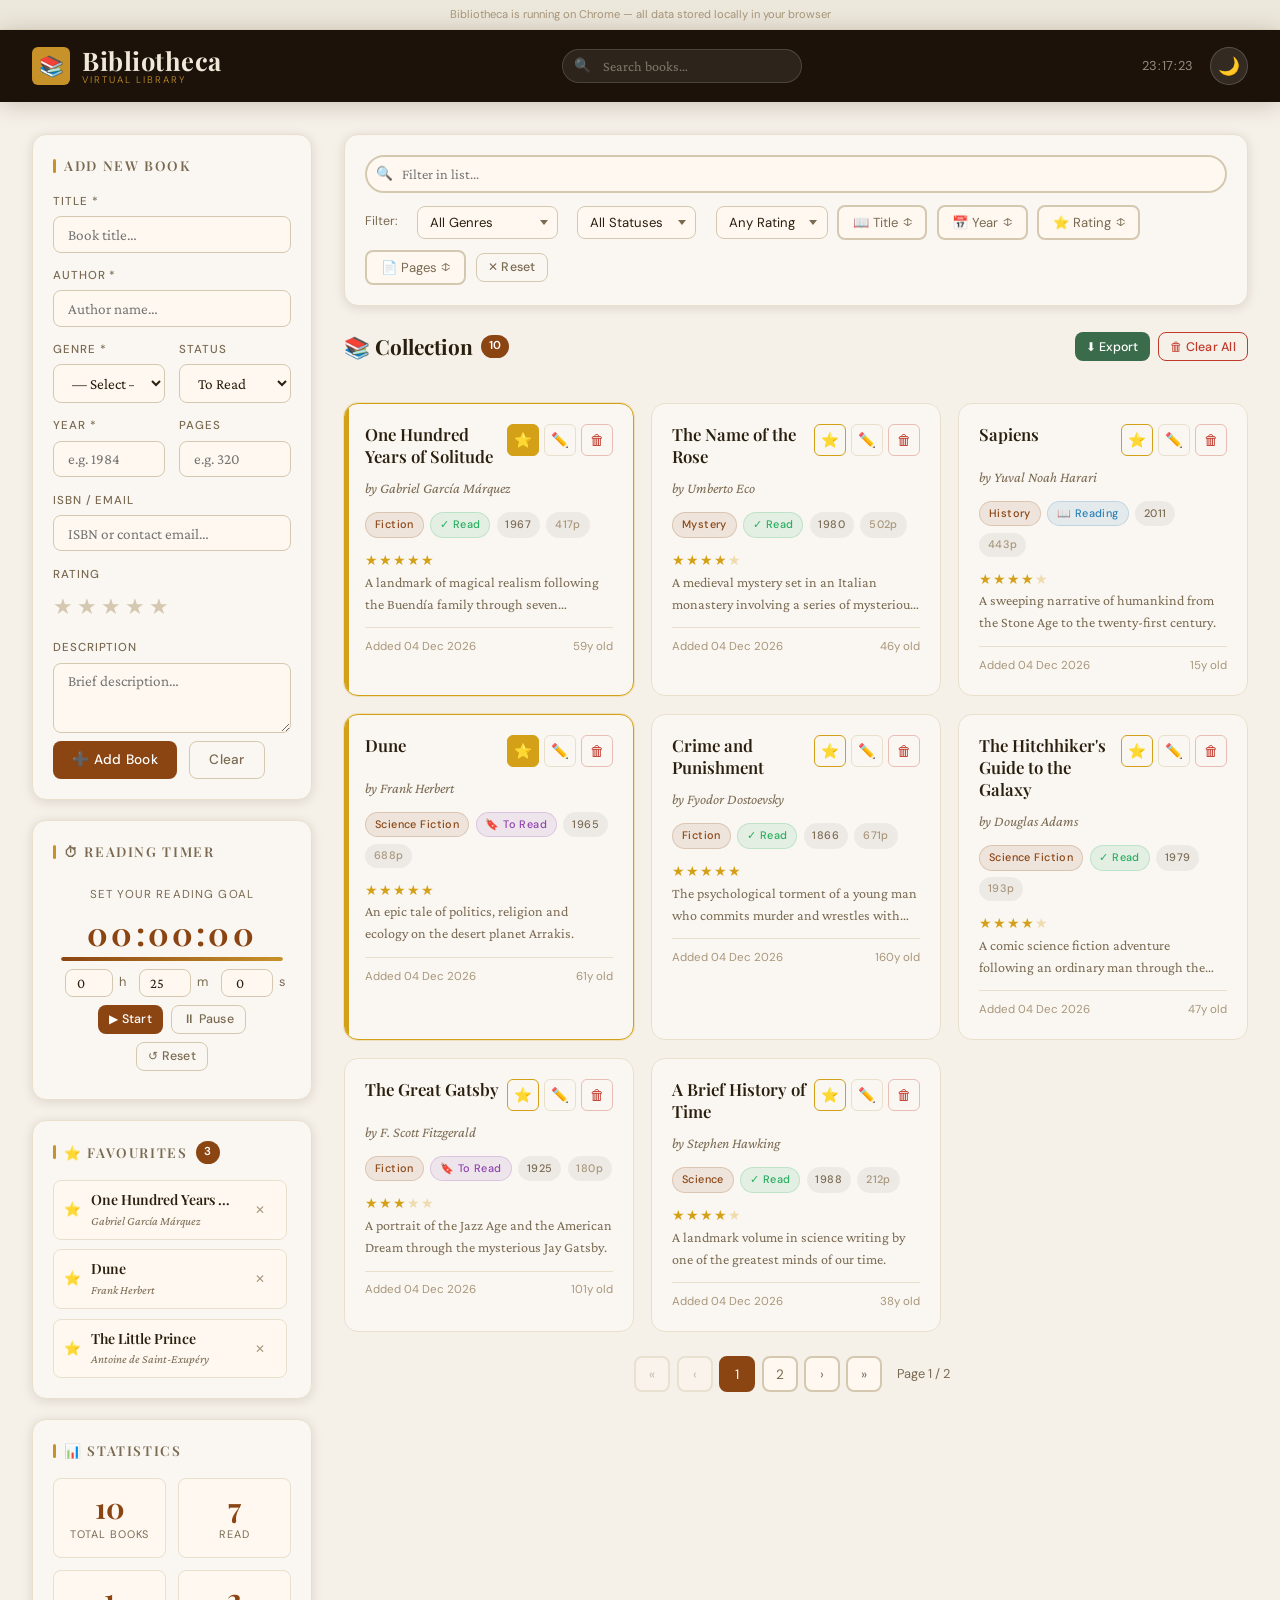
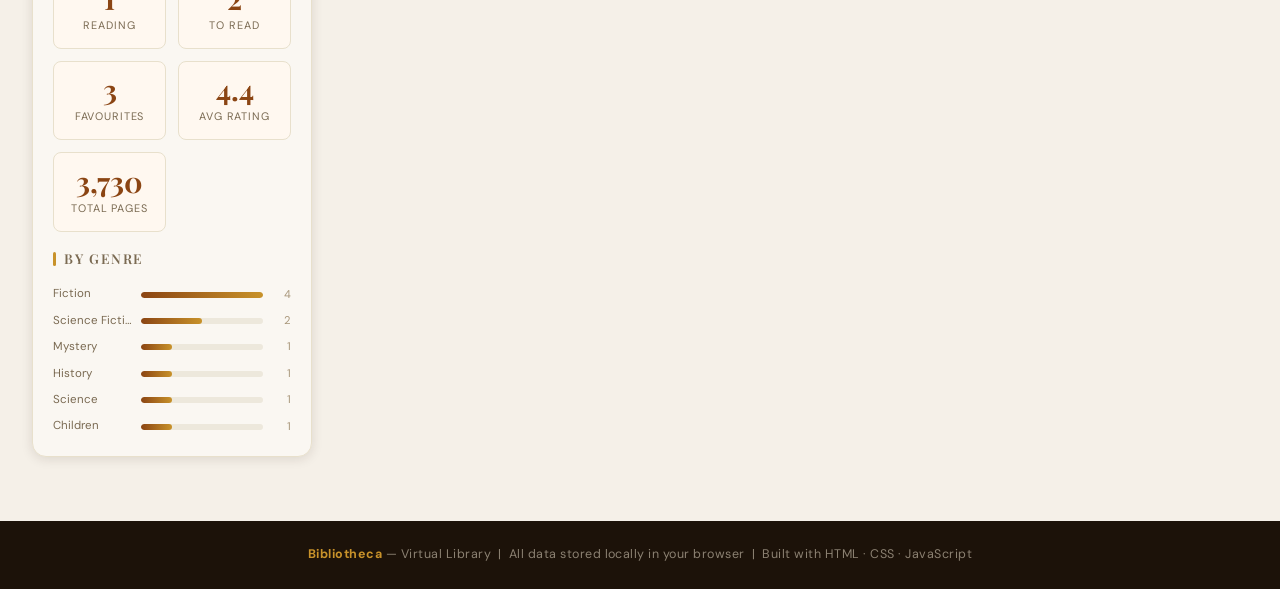
<file: virtual-library.html>
<!DOCTYPE html>
<html lang="en" data-theme="light">
<head>
  <meta charset="UTF-8">
  <meta name="viewport" content="width=device-width, initial-scale=1.0">
  <title>Bibliotheca — Virtual Library</title>
  <link href="https://fonts.googleapis.com/css2?family=Playfair+Display:ital,wght@0,400;0,600;0,700;1,400&family=Crimson+Pro:ital,wght@0,300;0,400;0,600;1,300;1,400&family=DM+Sans:wght@300;400;500&display=swap" rel="stylesheet">
  <link rel="stylesheet" href="virtual-library.css">
</head>
<body>

<div class="browser-bar" id="browserBar"></div>

<header>
  <div class="header-inner">
    <div class="logo">
      <div class="logo-icon">📚</div>
      <h1>Bibliotheca<span>Virtual Library</span></h1>
    </div>
    <div class="header-search">
      <span class="search-icon">🔍</span>
      <label for="globalSearch"></label><input type="text" id="globalSearch" placeholder="Search books…" autocomplete="off" spellcheck="false">
    </div>
    <div class="header-controls">
      <span id="live-clock"></span>
      <button class="btn-theme" id="themeToggle" title="Toggle dark/light mode">🌙</button>
    </div>
  </div>
</header>

<div class="main-container">
  <aside class="sidebar">
    <div class="panel" id="formPanel">
      <div class="panel-title" id="formTitle">Add New Book</div>
      <form id="bookForm" novalidate>
        <input type="hidden" id="editId">
        <div class="form-grid">
          <div class="form-group full">
            <label for="fTitle">Title *</label>
            <input type="text" id="fTitle" placeholder="Book title…" maxlength="150">
            <span class="field-error" id="errTitle">Title is required (min 2 chars)</span>
          </div>
          <div class="form-group full">
            <label for="fAuthor">Author *</label>
            <input type="text" id="fAuthor" placeholder="Author name…" maxlength="100">
            <span class="field-error" id="errAuthor">Author is required (min 2 chars)</span>
          </div>
          <div class="form-group">
            <label for="fGenre">Genre *</label>
            <select id="fGenre">
              <option value="">— Select —</option>
              <option>Fiction</option><option>Non-Fiction</option>
              <option>Science Fiction</option><option>Fantasy</option>
              <option>Mystery</option><option>Thriller</option>
              <option>Romance</option><option>Horror</option>
              <option>Biography</option><option>History</option>
              <option>Science</option><option>Philosophy</option>
              <option>Poetry</option><option>Children</option>
              <option>Other</option>
            </select>
            <span class="field-error" id="errGenre">Please select a genre</span>
          </div>
          <div class="form-group">
            <label for="fStatus">Status</label>
            <select id="fStatus">
              <option value="to-read">To Read</option>
              <option value="reading">Reading</option>
              <option value="read">Read</option>
            </select>
          </div>
          <div class="form-group">
            <label for="fYear">Year *</label>
            <input type="number" id="fYear" placeholder="e.g. 1984" min="1000" max="2100">
            <span class="field-error" id="errYear">Enter a valid year (1000–2100)</span>
          </div>
          <div class="form-group">
            <label for="fPages">Pages</label>
            <input type="number" id="fPages" placeholder="e.g. 320" min="1" max="99999">
            <span class="field-error" id="errPages">Enter a positive page count</span>
          </div>
          <div class="form-group full">
            <label for="fIsbn">ISBN / Email</label>
            <input type="text" id="fIsbn" placeholder="ISBN or contact email…">
            <span class="field-error" id="errIsbn">Enter a valid ISBN (10/13 digits) or email</span>
          </div>
          <div class="form-group full">
            <label>Rating</label>
            <div class="stars-input">
              <input type="radio" name="rating" id="r5" value="5"><label for="r5" title="5">★</label>
              <input type="radio" name="rating" id="r4" value="4"><label for="r4" title="4">★</label>
              <input type="radio" name="rating" id="r3" value="3"><label for="r3" title="3">★</label>
              <input type="radio" name="rating" id="r2" value="2"><label for="r2" title="2">★</label>
              <input type="radio" name="rating" id="r1" value="1"><label for="r1" title="1">★</label>
            </div>
          </div>
          <div class="form-group full">
            <label for="fDesc">Description</label>
            <textarea id="fDesc" placeholder="Brief description…" maxlength="500"></textarea>
          </div>
        </div>
        <div class="form-actions">
          <button type="submit" class="btn btn-primary" id="submitBtn">➕ Add Book</button>
          <button type="button" class="btn btn-secondary" id="cancelEdit" style="display:none">✕ Cancel</button>
          <button type="reset" class="btn btn-secondary">Clear</button>
        </div>
      </form>
    </div>

    <div class="panel">
      <div class="panel-title">⏱ Reading Timer</div>
      <div class="timer-display">
        <div class="timer-label" id="timerLabel">Set your reading goal</div>
        <div class="timer-digits" id="timerDigits">00:00:00</div>
        <div class="timer-progress">
          <div class="timer-progress-bar" id="timerBar" style="width:100%"></div>
        </div>
        <div class="timer-input-row">
          <label for="timerH"></label><input type="number" id="timerH" min="0" max="9" value="0" placeholder="HH">h
          <label for="timerM"></label><input type="number" id="timerM" min="0" max="59" value="25" placeholder="MM">m
          <label for="timerS"></label><input type="number" id="timerS" min="0" max="59" value="0" placeholder="SS">s
        </div>
        <div class="timer-controls">
          <button class="btn btn-primary btn-sm" id="timerStart">▶ Start</button>
          <button class="btn btn-secondary btn-sm" id="timerPause">⏸ Pause</button>
          <button class="btn btn-secondary btn-sm" id="timerReset">↺ Reset</button>
        </div>
      </div>
    </div>

    <div class="panel">
      <div class="panel-title">⭐ Favourites <span class="count-badge" id="favCount">0</span></div>
      <div class="favs-list" id="favsList">
        <div class="empty-msg">No favourites yet</div>
      </div>
    </div>

    <div class="panel">
      <div class="panel-title">📊 Statistics</div>
      <div class="stats-grid" id="statsGrid"></div>
      <div class="panel-title" style="margin-top:1rem">By Genre</div>
      <div class="genre-bars" id="genreBars"></div>
    </div>
  </aside>

  <main class="main-content">
    <div class="panel">
      <div class="toolbar">
        <div class="toolbar-search">
          <span class="search-icon">🔍</span>
          <label for="localSearch"></label><input type="text" id="localSearch" placeholder="Filter in list…" autocomplete="off">
        </div>
      </div>
      <div class="filter-row" style="margin-top:0.75rem">
        <span style="font-family:var(--font-ui),serif;font-size:0.78rem;color:var(--text-muted)">Filter:</span>
        <label for="filterGenre"></label><select class="filter-select" id="filterGenre">
          <option value="">All Genres</option>
          <option>Fiction</option><option>Non-Fiction</option>
          <option>Science Fiction</option><option>Fantasy</option>
          <option>Mystery</option><option>Thriller</option>
          <option>Romance</option><option>Horror</option>
          <option>Biography</option><option>History</option>
          <option>Science</option><option>Philosophy</option>
          <option>Poetry</option><option>Children</option><option>Other</option>
        </select>
        <label for="filterStatus"></label><select class="filter-select" id="filterStatus">
          <option value="">All Statuses</option>
          <option value="to-read">To Read</option>
          <option value="reading">Reading</option>
          <option value="read">Read</option>
        </select>
        <label for="filterRating"></label><select class="filter-select" id="filterRating">
          <option value="">Any Rating</option>
          <option value="5">★★★★★</option>
          <option value="4">★★★★+</option>
          <option value="3">★★★+</option>
        </select>
        <button class="sort-btn" id="sortTitle" title="Sort by title">📖 Title <span class="sort-arrow" id="sortTitleArrow">↕</span></button>
        <button class="sort-btn" id="sortYear" title="Sort by year">📅 Year <span class="sort-arrow" id="sortYearArrow">↕</span></button>
        <button class="sort-btn" id="sortRating" title="Sort by rating">⭐ Rating <span class="sort-arrow" id="sortRatingArrow">↕</span></button>
        <button class="sort-btn" id="sortPages" title="Sort by pages">📄 Pages <span class="sort-arrow" id="sortPagesArrow">↕</span></button>
        <button class="btn btn-secondary btn-sm" id="resetFilters">✕ Reset</button>
      </div>
    </div>

    <div class="section-header">
      <div class="section-title">
        📚 Collection
        <span class="count-badge" id="bookCount">0</span>
      </div>
      <div style="display:flex;gap:0.5rem;flex-wrap:wrap">
        <button class="btn btn-green btn-sm" id="exportBtn">⬇ Export</button>
        <button class="btn btn-danger btn-sm" id="clearAllBtn">🗑 Clear All</button>
      </div>
    </div>

    <div class="books-grid" id="booksGrid">
      <div class="empty-msg" style="grid-column:1/-1">Your library is empty. Add your first book! 📖</div>
    </div>

    <div class="pagination" id="pagination"></div>
  </main>
</div>

<div class="modal-overlay hidden" id="modalOverlay">
  <div class="modal">
    <div class="modal-title" id="modalTitle">Edit Book</div>
    <form id="modalForm" novalidate>
      <input type="hidden" id="mEditId">
      <div class="form-grid">
        <div class="form-group full"><label>Title *</label><label for="mTitle"></label><input type="text" id="mTitle"><span class="field-error" id="mErrTitle">Required (min 2 chars)</span></div>
        <div class="form-group full"><label>Author *</label><label for="mAuthor"></label><input type="text" id="mAuthor"><span class="field-error" id="mErrAuthor">Required (min 2 chars)</span></div>
        <div class="form-group"><label>Genre *</label>
          <label for="mGenre"></label><select id="mGenre">
            <option value="">— Select —</option>
            <option>Fiction</option><option>Non-Fiction</option>
            <option>Science Fiction</option><option>Fantasy</option>
            <option>Mystery</option><option>Thriller</option>
            <option>Romance</option><option>Horror</option>
            <option>Biography</option><option>History</option>
            <option>Science</option><option>Philosophy</option>
            <option>Poetry</option><option>Children</option><option>Other</option>
          </select>
          <span class="field-error" id="mErrGenre">Please select a genre</span>
        </div>
        <div class="form-group"><label>Status</label>
          <label for="mStatus"></label><label for="mStatus"></label><select id="mStatus">
            <option value="to-read">To Read</option>
            <option value="reading">Reading</option>
            <option value="read">Read</option>
          </select>
        </div>
        <div class="form-group"><label>Year *</label><label for="mYear"></label><input type="number" id="mYear" min="1000" max="2100"><span class="field-error" id="mErrYear">Valid year required</span></div>
        <div class="form-group"><label>Pages</label><label for="mPages"></label><label for="mPages"></label><input type="number" id="mPages" min="1"><span class="field-error" id="mErrPages">Positive number required</span></div>
        <div class="form-group full"><label>ISBN / Email</label><label for="mIsbn"></label><input type="text" id="mIsbn"><span class="field-error" id="mErrIsbn">Valid ISBN or email required</span></div>
        <div class="form-group full"><label>Rating</label>
          <div class="stars-input">
            <input type="radio" name="mRating" id="mr5" value="5"><label for="mr5">★</label>
            <input type="radio" name="mRating" id="mr4" value="4"><label for="mr4">★</label>
            <input type="radio" name="mRating" id="mr3" value="3"><label for="mr3">★</label>
            <input type="radio" name="mRating" id="mr2" value="2"><label for="mr2">★</label>
            <input type="radio" name="mRating" id="mr1" value="1"><label for="mr1">★</label>
          </div>
        </div>
        <div class="form-group full"><label>Description</label><label for="mDesc"></label><textarea id="mDesc" maxlength="500"></textarea></div>
      </div>
      <div class="form-actions">
        <button type="submit" class="btn btn-primary">💾 Save Changes</button>
        <button type="button" class="btn btn-secondary" id="closeModal">✕ Cancel</button>
      </div>
    </form>
  </div>
</div>

<div id="notifications"></div>

<footer>
  <strong>Bibliotheca</strong> — Virtual Library &nbsp;|&nbsp;
  All data stored locally in your browser &nbsp;|&nbsp;
  Built with HTML · CSS · JavaScript
</footer>

<script src="virtual-library.js"></script>
</body>
</html>
</file>
<file: virtual-library.css>
:root {
    --bg:           #f5f0e8;
    --bg-alt:       #ede8dc;
    --bg-card:      #faf7f2;
    --bg-header:    #1c1209;
    --surface:      #fff8f0;
    --border:       #d4c9b0;
    --border-light: #e8e0cc;
    --text:         #2a1f0e;
    --text-muted:   #7a6a52;
    --text-light:   #a8967a;
    --accent:       #8b4513;
    --accent-gold:  #c8922a;
    --accent-green: #3a6b4a;
    --accent-red:   #c0392b;
    --favorite:     #d4a017;
    --shadow:       rgba(44,28,8,0.12);
    --shadow-deep:  rgba(44,28,8,0.22);
    --reading:      #2980b9;
    --read:         #27ae60;
    --to-read:      #8e44ad;
    --font-display: 'Playfair Display', Georgia, serif;
    --font-body:    'Crimson Pro', Georgia, serif;
    --font-ui:      'DM Sans', sans-serif;
    --radius:       8px;
    --radius-lg:    14px;
    --transition:   0.22s ease;
}
[data-theme="dark"] {
    --bg:           #0f0a04;
    --bg-alt:       #1a1208;
    --bg-card:      #1e1610;
    --bg-header:    #0a0602;
    --surface:      #241a0f;
    --border:       #3a2e1e;
    --border-light: #2a2015;
    --text:         #e8dcc8;
    --text-muted:   #9a8870;
    --text-light:   #6a5a44;
    --accent:       #c8733a;
    --accent-gold:  #e0a83a;
    --accent-green: #4a8b5a;
    --shadow:       rgba(0,0,0,0.4);
    --shadow-deep:  rgba(0,0,0,0.6);
}

/* ============================================================
   RESET & BASE
   ============================================================ */
*, *::before, *::after { box-sizing: border-box; margin: 0; padding: 0; }
html { scroll-behavior: smooth; }
body {
    font-family: var(--font-body);
    background: var(--bg);
    color: var(--text);
    font-size: 16px;
    line-height: 1.6;
    min-height: 100vh;
    transition: background var(--transition), color var(--transition);
}
a { color: var(--accent); text-decoration: none; }
button { cursor: pointer; font-family: var(--font-ui); }
input, select, textarea { font-family: var(--font-body); }

/* ============================================================
   HEADER
   ============================================================ */
header {
    background: var(--bg-header);
    color: #e8dcc8;
    padding: 0 2rem;
    position: sticky;
    top: 0;
    z-index: 100;
    box-shadow: 0 2px 24px var(--shadow-deep);
}
.header-inner {
    max-width: 1400px;
    margin: 0 auto;
    display: flex;
    align-items: center;
    justify-content: space-between;
    height: 72px;
    gap: 1.5rem;
}
.logo {
    display: flex;
    align-items: center;
    gap: 0.75rem;
    flex-shrink: 0;
}
.logo-icon {
    width: 38px; height: 38px;
    background: var(--accent-gold);
    border-radius: 6px;
    display: flex; align-items: center; justify-content: center;
    font-size: 20px;
}
.logo h1 {
    font-family: var(--font-display);
    font-size: 1.6rem;
    font-weight: 700;
    letter-spacing: 0.02em;
    color: #f0e8d8;
    line-height: 1;
}
.logo span {
    display: block;
    font-family: var(--font-ui);
    font-size: 0.6rem;
    letter-spacing: 0.2em;
    text-transform: uppercase;
    color: var(--accent-gold);
    font-weight: 300;
    margin-top: 2px;
}
.header-controls {
    display: flex;
    align-items: center;
    gap: 1rem;
}
.header-search {
    position: relative;
}
.header-search input {
    background: rgba(255,255,255,0.08);
    border: 1px solid rgba(255,255,255,0.15);
    color: #e8dcc8;
    padding: 0.5rem 1rem 0.5rem 2.5rem;
    border-radius: 24px;
    width: 240px;
    font-size: 0.88rem;
    transition: all var(--transition);
    outline: none;
}
.header-search input::placeholder { color: rgba(232,220,200,0.45); }
.header-search input:focus {
    background: rgba(255,255,255,0.13);
    border-color: var(--accent-gold);
    width: 280px;
}
.search-icon {
    position: absolute;
    left: 0.75rem;
    top: 50%;
    transform: translateY(-50%);
    color: rgba(232,220,200,0.5);
    font-size: 0.85rem;
    pointer-events: none;
}
.btn-theme {
    background: rgba(255,255,255,0.1);
    border: 1px solid rgba(255,255,255,0.18);
    color: #e8dcc8;
    width: 38px; height: 38px;
    border-radius: 50%;
    font-size: 1.1rem;
    display: flex; align-items: center; justify-content: center;
    transition: all var(--transition);
}
.btn-theme:hover { background: var(--accent-gold); border-color: var(--accent-gold); }
#live-clock {
    font-family: var(--font-ui);
    font-size: 0.8rem;
    color: rgba(232,220,200,0.6);
    letter-spacing: 0.05em;
    white-space: nowrap;
}

/* ============================================================
   LAYOUT
   ============================================================ */
.main-container {
    max-width: 1400px;
    margin: 0 auto;
    padding: 2rem 2rem 4rem;
    display: grid;
    grid-template-columns: 280px 1fr;
    gap: 2rem;
    align-items: start;
}
.sidebar {
    position: sticky;
    top: 88px;
    display: flex;
    flex-direction: column;
    gap: 1.25rem;
}
.main-content {
    min-width: 0;
    display: flex;
    flex-direction: column;
    gap: 1.5rem;
}

/* ============================================================
   PANELS / CARDS
   ============================================================ */
.panel {
    background: var(--bg-card);
    border: 1px solid var(--border-light);
    border-radius: var(--radius-lg);
    padding: 1.25rem;
    box-shadow: 0 2px 12px var(--shadow);
}
.panel-title {
    font-family: var(--font-display);
    font-size: 0.85rem;
    font-weight: 600;
    letter-spacing: 0.12em;
    text-transform: uppercase;
    color: var(--text-muted);
    margin-bottom: 1rem;
    display: flex;
    align-items: center;
    gap: 0.5rem;
}
.panel-title::before {
    content: '';
    display: block;
    width: 3px; height: 14px;
    background: var(--accent-gold);
    border-radius: 2px;
}

/* ============================================================
   FORM
   ============================================================ */
.form-grid {
    display: grid;
    grid-template-columns: 1fr 1fr;
    gap: 0.9rem;
}
.form-group {
    display: flex;
    flex-direction: column;
    gap: 0.3rem;
}
.form-group.full { grid-column: 1 / -1; }
.form-group label {
    font-family: var(--font-ui);
    font-size: 0.72rem;
    font-weight: 500;
    letter-spacing: 0.08em;
    text-transform: uppercase;
    color: var(--text-muted);
}
.form-group input,
.form-group select,
.form-group textarea {
    background: var(--surface);
    border: 1.5px solid var(--border);
    color: var(--text);
    padding: 0.55rem 0.85rem;
    border-radius: var(--radius);
    font-size: 0.95rem;
    transition: border-color var(--transition), box-shadow var(--transition);
    outline: none;
    width: 100%;
}
.form-group textarea { resize: vertical; min-height: 70px; }
.form-group input:focus,
.form-group select:focus,
.form-group textarea:focus {
    border-color: var(--accent);
    box-shadow: 0 0 0 3px rgba(139,69,19,0.12);
}
.form-group input.error,
.form-group select.error,
.form-group textarea.error {
    border-color: var(--accent-red);
    background: rgba(192,57,43,0.05);
}
.field-error {
    font-family: var(--font-ui);
    font-size: 0.7rem;
    color: var(--accent-red);
    display: none;
}
.field-error.show { display: block; }
.stars-input {
    display: flex;
    gap: 4px;
    flex-direction: row-reverse;
    justify-content: flex-end;
}
.stars-input input { display: none; }
.stars-input label {
    font-size: 1.4rem;
    cursor: pointer;
    color: var(--border);
    transition: color 0.12s;
    text-transform: none;
    letter-spacing: 0;
}
.stars-input label:hover,
.stars-input label:hover ~ label,
.stars-input input:checked ~ label { color: var(--favorite); }

/* ============================================================
   BUTTONS
   ============================================================ */
.btn {
    display: inline-flex;
    align-items: center;
    justify-content: center;
    gap: 0.4rem;
    padding: 0.6rem 1.2rem;
    border-radius: var(--radius);
    font-size: 0.85rem;
    font-weight: 500;
    border: none;
    transition: all var(--transition);
    letter-spacing: 0.02em;
    white-space: nowrap;
}
.btn-primary {
    background: var(--accent);
    color: #fff;
}
.btn-primary:hover { background: #7a3c10; transform: translateY(-1px); box-shadow: 0 4px 12px rgba(139,69,19,0.35); }
.btn-secondary {
    background: transparent;
    border: 1.5px solid var(--border);
    color: var(--text-muted);
}
.btn-secondary:hover { border-color: var(--accent); color: var(--accent); }
.btn-gold {
    background: var(--accent-gold);
    color: #fff;
}
.btn-gold:hover { background: #b07a20; }
.btn-green {
    background: var(--accent-green);
    color: #fff;
}
.btn-green:hover { background: #2d5a3d; }
.btn-danger {
    background: transparent;
    border: 1.5px solid var(--accent-red);
    color: var(--accent-red);
}
.btn-danger:hover { background: var(--accent-red); color: #fff; }
.btn-sm {
    padding: 0.35rem 0.7rem;
    font-size: 0.78rem;
}
.btn-icon {
    width: 32px; height: 32px;
    padding: 0;
    border-radius: 6px;
    background: transparent;
    border: 1.5px solid var(--border-light);
    color: var(--text-muted);
    font-size: 0.9rem;
}
.btn-icon:hover { border-color: var(--accent); color: var(--accent); background: rgba(139,69,19,0.06); }
.btn-fav { border-color: var(--favorite); color: var(--favorite); }
.btn-fav:hover, .btn-fav.active { background: var(--favorite); color: #fff; border-color: var(--favorite); }
.form-actions { display: flex; gap: 0.75rem; margin-top: 0.5rem; flex-wrap: wrap; }

/* ============================================================
   TOOLBAR (search/filter/sort)
   ============================================================ */
.toolbar {
    display: flex;
    flex-wrap: wrap;
    gap: 0.75rem;
    align-items: center;
}
.toolbar-search {
    position: relative;
    flex: 1;
    min-width: 180px;
}
.toolbar-search input {
    width: 100%;
    background: var(--surface);
    border: 2px solid var(--border);
    color: var(--text);
    padding: 0.55rem 0.85rem 0.55rem 2.2rem;
    border-radius: 24px;
    font-size: 0.9rem;
    outline: none;
    transition: border-color var(--transition);
}
.toolbar-search input:focus { border-color: var(--accent); }
.toolbar-search .search-icon { color: var(--text-light); left: 0.7rem; font-size: 0.85rem; }
.filter-row {
    display: flex;
    flex-wrap: wrap;
    gap: 0.6rem;
    align-items: center;
}
.filter-select {
    background: var(--surface);
    border: 1.5px solid var(--border);
    color: var(--text);
    padding: 0.45rem 2rem 0.45rem 0.75rem;
    border-radius: var(--radius);
    font-family: var(--font-ui);
    font-size: 0.82rem;
    outline: none;
    appearance: none;
    background-image: url("data:image/svg+xml,%3Csvg xmlns='http://www.w3.org/2000/svg' viewBox='0 0 10 6'%3E%3Cpath d='M0 0l5 6 5-6z' fill='%237a6a52'/%3E%3C/svg%3E");
    background-repeat: no-repeat;
    background-position: right 0.6rem center;
    background-size: 8px;
    cursor: pointer;
}
.filter-select:focus { border-color: var(--accent); }
.sort-btn {
    display: inline-flex;
    align-items: center;
    gap: 0.3rem;
    background: var(--surface);
    border: 2px solid var(--border);
    color: var(--text-muted);
    padding: 0.45rem 0.85rem;
    border-radius: var(--radius);
    font-family: var(--font-ui);
    font-size: 0.82rem;
    transition: all var(--transition);
    white-space: nowrap;
}
.sort-btn:hover, .sort-btn.active { border-color: var(--accent); color: var(--accent); background: rgba(139,69,19,0.06); }
.sort-btn .sort-arrow { font-size: 0.7rem; }

/* ============================================================
   STATISTICS BAR
   ============================================================ */
.stats-grid {
    display: grid;
    grid-template-columns: repeat(auto-fit, minmax(110px, 1fr));
    gap: 0.75rem;
}
.stat-card {
    background: var(--surface);
    border: 1px solid var(--border-light);
    border-radius: var(--radius);
    padding: 0.85rem 0.75rem;
    text-align: center;
    transition: all var(--transition);
}
.stat-card:hover { border-color: var(--accent-gold); box-shadow: 0 3px 14px var(--shadow); }
.stat-num {
    font-family: var(--font-display);
    font-size: 1.8rem;
    font-weight: 700;
    color: var(--accent);
    line-height: 1;
}
.stat-label {
    font-family: var(--font-ui);
    font-size: 0.68rem;
    text-transform: uppercase;
    letter-spacing: 0.08em;
    color: var(--text-muted);
    margin-top: 4px;
}
.genre-bars { display: flex; flex-direction: column; gap: 0.5rem; margin-top: 0.5rem; }
.genre-bar-item { display: flex; align-items: center; gap: 0.5rem; }
.genre-bar-label {
    font-family: var(--font-ui);
    font-size: 0.72rem;
    color: var(--text-muted);
    width: 80px;
    flex-shrink: 0;
    white-space: nowrap;
    overflow: hidden;
    text-overflow: ellipsis;
}
.genre-bar-track {
    flex: 1;
    background: var(--bg-alt);
    border-radius: 10px;
    height: 6px;
    overflow: hidden;
}
.genre-bar-fill {
    height: 100%;
    background: linear-gradient(90deg, var(--accent), var(--accent-gold));
    border-radius: 10px;
    transition: width 0.5s ease;
}
.genre-bar-count {
    font-family: var(--font-ui);
    font-size: 0.7rem;
    color: var(--text-light);
    width: 20px;
    text-align: right;
    flex-shrink: 0;
}

/* ============================================================
   BOOK CARDS
   ============================================================ */
.books-grid {
    display: grid;
    grid-template-columns: repeat(auto-fill, minmax(260px, 1fr));
    gap: 1.1rem;
}
.book-card {
    background: var(--bg-card);
    border: 1px solid var(--border-light);
    border-radius: var(--radius-lg);
    padding: 1.25rem;
    position: relative;
    transition: all 0.25s ease;
    animation: cardIn 0.3s ease forwards;
    overflow: hidden;
}
.book-card::before {
    content: '';
    position: absolute;
    left: 0; top: 0; bottom: 0;
    width: 4px;
    background: var(--accent-gold);
    border-radius: 4px 0 0 4px;
    opacity: 0;
    transition: opacity var(--transition);
}
.book-card:hover {
    transform: translateY(-3px);
    box-shadow: 0 8px 28px var(--shadow-deep);
    border-color: var(--border);
}
.book-card:hover::before { opacity: 1; }
.book-card.favorite {
    border-color: var(--favorite);
    box-shadow: 0 0 0 1px rgba(212,160,23,0.2);
}
.book-card.favorite::before { background: var(--favorite); opacity: 1; }
.book-card.removing {
    animation: cardOut 0.3s ease forwards;
}
@keyframes cardIn {
    from { opacity: 0; transform: translateY(16px) scale(0.97); }
    to   { opacity: 1; transform: translateY(0) scale(1); }
}
@keyframes cardOut {
    to { opacity: 0; transform: scale(0.92) translateY(12px); }
}
.book-header {
    display: flex;
    justify-content: space-between;
    align-items: flex-start;
    gap: 0.5rem;
    margin-bottom: 0.6rem;
}
.book-title {
    font-family: var(--font-display);
    font-size: 1.05rem;
    font-weight: 600;
    line-height: 1.3;
    color: var(--text);
    flex: 1;
}
.book-actions {
    display: flex;
    gap: 0.3rem;
    flex-shrink: 0;
}
.book-author {
    font-style: italic;
    color: var(--text-muted);
    font-size: 0.9rem;
    margin-bottom: 0.75rem;
}
.book-meta {
    display: flex;
    flex-wrap: wrap;
    gap: 0.4rem;
    margin-bottom: 0.75rem;
}
.badge {
    display: inline-flex;
    align-items: center;
    gap: 0.25rem;
    padding: 0.2rem 0.55rem;
    border-radius: 20px;
    font-family: var(--font-ui);
    font-size: 0.68rem;
    font-weight: 500;
    letter-spacing: 0.04em;
}
.badge-genre {
    background: rgba(139,69,19,0.1);
    color: var(--accent);
    border: 1px solid rgba(139,69,19,0.2);
}
.badge-status-reading {
    background: rgba(41,128,185,0.1);
    color: var(--reading);
    border: 1px solid rgba(41,128,185,0.2);
}
.badge-status-read {
    background: rgba(39,174,96,0.1);
    color: var(--read);
    border: 1px solid rgba(39,174,96,0.2);
}
.badge-status-to-read {
    background: rgba(142,68,173,0.1);
    color: var(--to-read);
    border: 1px solid rgba(142,68,173,0.2);
}
.book-stars { color: var(--favorite); font-size: 0.85rem; letter-spacing: 1px; }
.book-desc {
    font-size: 0.88rem;
    color: var(--text-muted);
    line-height: 1.55;
    display: -webkit-box;
    -webkit-line-clamp: 2;
    -webkit-box-orient: vertical;
    overflow: hidden;
    margin-bottom: 0.75rem;
}
.book-footer {
    display: flex;
    justify-content: space-between;
    align-items: center;
    padding-top: 0.6rem;
    border-top: 1px solid var(--border-light);
    font-family: var(--font-ui);
    font-size: 0.72rem;
    color: var(--text-light);
}

/* ============================================================
   FAVORITES SECTION
   ============================================================ */
.favs-list {
    display: flex;
    flex-direction: column;
    gap: 0.6rem;
    max-height: 300px;
    overflow-y: auto;
    padding-right: 4px;
}
.favs-list::-webkit-scrollbar { width: 4px; }
.favs-list::-webkit-scrollbar-track { background: transparent; }
.favs-list::-webkit-scrollbar-thumb { background: var(--border); border-radius: 2px; }
.fav-item {
    display: flex;
    align-items: center;
    gap: 0.6rem;
    padding: 0.5rem 0.65rem;
    background: var(--surface);
    border: 1px solid var(--border-light);
    border-radius: var(--radius);
    transition: all var(--transition);
    cursor: pointer;
}
.fav-item:hover { border-color: var(--favorite); background: rgba(212,160,23,0.06); }
.fav-icon { color: var(--favorite); font-size: 0.85rem; }
.fav-info { flex: 1; min-width: 0; }
.fav-title {
    font-family: var(--font-display);
    font-size: 0.88rem;
    font-weight: 600;
    white-space: nowrap;
    overflow: hidden;
    text-overflow: ellipsis;
}
.fav-author {
    font-size: 0.75rem;
    color: var(--text-muted);
    font-style: italic;
}
.empty-msg {
    text-align: center;
    color: var(--text-light);
    font-size: 0.88rem;
    padding: 1.5rem;
    font-style: italic;
}

/* ============================================================
   COUNTDOWN TIMER
   ============================================================ */
.timer-display {
    text-align: center;
    padding: 0.5rem;
}
.timer-digits {
    font-family: var(--font-display);
    font-size: 2rem;
    font-weight: 700;
    color: var(--accent);
    letter-spacing: 0.1em;
    line-height: 1;
    margin: 0.5rem 0;
}
.timer-label {
    font-family: var(--font-ui);
    font-size: 0.72rem;
    text-transform: uppercase;
    letter-spacing: 0.1em;
    color: var(--text-muted);
    margin-bottom: 0.75rem;
}
.timer-controls {
    display: flex;
    gap: 0.5rem;
    justify-content: center;
    flex-wrap: wrap;
}
.timer-input-row {
    display: flex;
    gap: 0.4rem;
    align-items: center;
    justify-content: center;
    margin-bottom: 0.5rem;
    font-family: var(--font-ui);
    font-size: 0.8rem;
    color: var(--text-muted);
}
.timer-input-row input {
    width: 52px;
    background: var(--surface);
    border: 1.5px solid var(--border);
    color: var(--text);
    padding: 0.3rem 0.4rem;
    border-radius: var(--radius);
    font-size: 0.9rem;
    text-align: center;
    outline: none;
}
.timer-progress {
    width: 100%;
    height: 4px;
    background: var(--bg-alt);
    border-radius: 2px;
    overflow: hidden;
    margin: 0.5rem 0;
}
.timer-progress-bar {
    height: 100%;
    background: linear-gradient(90deg, var(--accent), var(--accent-gold));
    border-radius: 2px;
    transition: width 1s linear;
}

/* ============================================================
   PAGINATION
   ============================================================ */
.pagination {
    display: flex;
    align-items: center;
    justify-content: center;
    gap: 0.4rem;
    flex-wrap: wrap;
}
.page-btn {
    min-width: 36px;
    height: 36px;
    display: inline-flex;
    align-items: center;
    justify-content: center;
    border: 2px solid var(--border);
    background: var(--surface);
    color: var(--text-muted);
    border-radius: var(--radius);
    font-family: var(--font-ui);
    font-size: 0.85rem;
    cursor: pointer;
    transition: all var(--transition);
    padding: 0 0.4rem;
}
.page-btn:hover { border-color: var(--accent); color: var(--accent); }
.page-btn.active { background: var(--accent); border-color: var(--accent); color: #fff; }
.page-btn:disabled { opacity: 0.4; cursor: not-allowed; }
.page-info {
    font-family: var(--font-ui);
    font-size: 0.8rem;
    color: var(--text-muted);
    padding: 0 0.5rem;
}

/* ============================================================
   NOTIFICATIONS
   ============================================================ */
#notifications {
    position: fixed;
    bottom: 2rem;
    right: 2rem;
    z-index: 999;
    display: flex;
    flex-direction: column;
    gap: 0.6rem;
    pointer-events: none;
}
.notif {
    display: flex;
    align-items: center;
    gap: 0.6rem;
    padding: 0.75rem 1.1rem;
    border-radius: var(--radius);
    font-family: var(--font-ui);
    font-size: 0.85rem;
    font-weight: 500;
    box-shadow: 0 6px 24px var(--shadow-deep);
    animation: notifIn 0.3s ease, notifOut 0.3s ease 2.7s forwards;
    pointer-events: auto;
    max-width: 320px;
}
.notif-success { background: var(--accent-green); color: #fff; }
.notif-error   { background: var(--accent-red);   color: #fff; }
.notif-info    { background: var(--accent);        color: #fff; }
.notif-gold    { background: var(--accent-gold);   color: #fff; }
@keyframes notifIn  { from { opacity:0; transform: translateX(40px); } to { opacity:1; transform:none; } }
@keyframes notifOut { to   { opacity:0; transform: translateX(40px); } }

.modal-overlay {
    position: fixed;
    inset: 0;
    background: rgba(0,0,0,0.6);
    backdrop-filter: blur(4px);
    z-index: 200;
    display: flex;
    align-items: center;
    justify-content: center;
    padding: 1rem;
    animation: fadeIn 0.2s ease;
}
.modal-overlay.hidden { display: none; }
.modal {
    background: var(--bg-card);
    border: 1px solid var(--border);
    border-radius: var(--radius-lg);
    padding: 2rem;
    max-width: 580px;
    width: 100%;
    box-shadow: 0 24px 64px rgba(0,0,0,0.35);
    animation: slideUp 0.25s ease;
    max-height: 90vh;
    overflow-y: auto;
}
.modal-title {
    font-family: var(--font-display);
    font-size: 1.4rem;
    font-weight: 700;
    margin-bottom: 1.5rem;
    color: var(--text);
}
@keyframes fadeIn  { from { opacity:0; } to { opacity:1; } }
@keyframes slideUp { from { transform: translateY(20px); opacity:0; } to { transform:none; opacity:1; } }

.section-header {
    display: flex;
    align-items: center;
    justify-content: space-between;
    flex-wrap: wrap;
    gap: 0.75rem;
    margin-bottom: 1rem;
}
.section-title {
    font-family: var(--font-display);
    font-size: 1.3rem;
    font-weight: 700;
    color: var(--text);
    display: flex;
    align-items: center;
    gap: 0.5rem;
}
.count-badge {
    background: var(--accent);
    color: #fff;
    font-family: var(--font-ui);
    font-size: 0.72rem;
    font-weight: 600;
    padding: 0.15rem 0.5rem;
    border-radius: 12px;
}

/* ============================================================
   FOOTER
   ============================================================ */
footer {
    background: var(--bg-header);
    color: rgba(232,220,200,0.55);
    padding: 1.5rem 2rem;
    text-align: center;
    font-family: var(--font-ui), serif;
    font-size: 0.78rem;
    letter-spacing: 0.04em;
}
footer strong { color: var(--accent-gold); }

::-webkit-scrollbar { width: 8px; }
::-webkit-scrollbar-track { background: var(--bg-alt); }
::-webkit-scrollbar-thumb { background: var(--border); border-radius: 4px; }
::-webkit-scrollbar-thumb:hover { background: var(--text-light); }

@media (max-width: 960px) {
    .main-container { grid-template-columns: 1fr; }
    .sidebar { position: static; }
    .books-grid { grid-template-columns: repeat(auto-fill, minmax(230px, 1fr)); }
}
@media (max-width: 600px) {
    .header-inner { gap: 0.75rem; }
    .header-search input { width: 140px; }
    .header-search input:focus { width: 160px; }
    .logo h1 { font-size: 1.2rem; }
    .main-container { padding: 1rem 1rem 3rem; }
    .books-grid { grid-template-columns: 1fr; }
    #live-clock { display: none; }
}

.hidden { display: none !important; }
.flex { display: flex; }
.gap-sm { gap: 0.5rem; }
.text-center { text-align: center; }
.mt-1 { margin-top: 0.5rem; }
.spinner {
    display: inline-block;
    width: 14px; height: 14px;
    border: 2px solid rgba(255,255,255,0.35);
    border-top-color: #fff;
    border-radius: 50%;
    animation: spin 0.6s linear infinite;
    vertical-align: middle;
}
@keyframes spin { to { transform: rotate(360deg); } }
.highlight { background: rgba(200,146,42,0.25); border-radius: 2px; }

.browser-bar {
    background: var(--bg-alt);
    border-bottom: 1px solid var(--border-light);
    padding: 0.35rem 2rem;
    font-family: var(--font-ui), serif;
    font-size: 0.7rem;
    color: var(--text-light);
    text-align: center;
}
</file>
